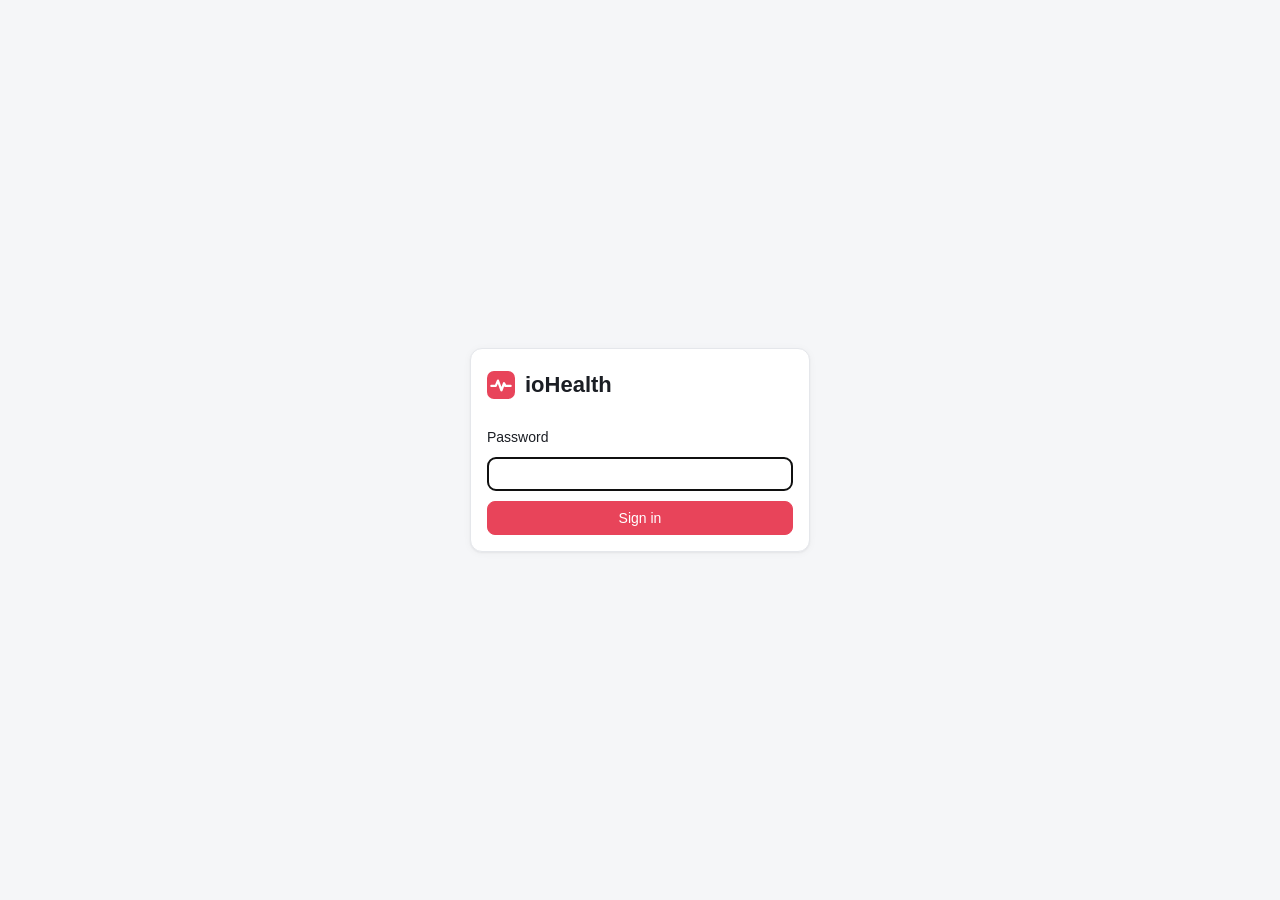
<file: HealthSync/receiver/web/login.html>
<!doctype html>
<html lang="en">
<head>
<meta charset="utf-8">
<meta name="viewport" content="width=device-width, initial-scale=1">
<title>ioHealth · Sign in</title>
<link rel="icon" href="favicon.svg" type="image/svg+xml">
<link rel="stylesheet" href="app.css">
</head>
<body class="login">
<form method="post" action="login" class="card login-card">
  <h1><img src="favicon.svg" alt="" width="28" height="28"> ioHealth</h1>
  <label for="pw">Password</label>
  <input id="pw" name="password" type="password" autocomplete="current-password" autofocus required>
  <p id="failed" class="error" hidden>Wrong password.</p>
  <button type="submit">Sign in</button>
</form>
<script>
  if (location.search.includes('failed')) document.getElementById('failed').hidden = false;
</script>
</body>
</html>
</file>
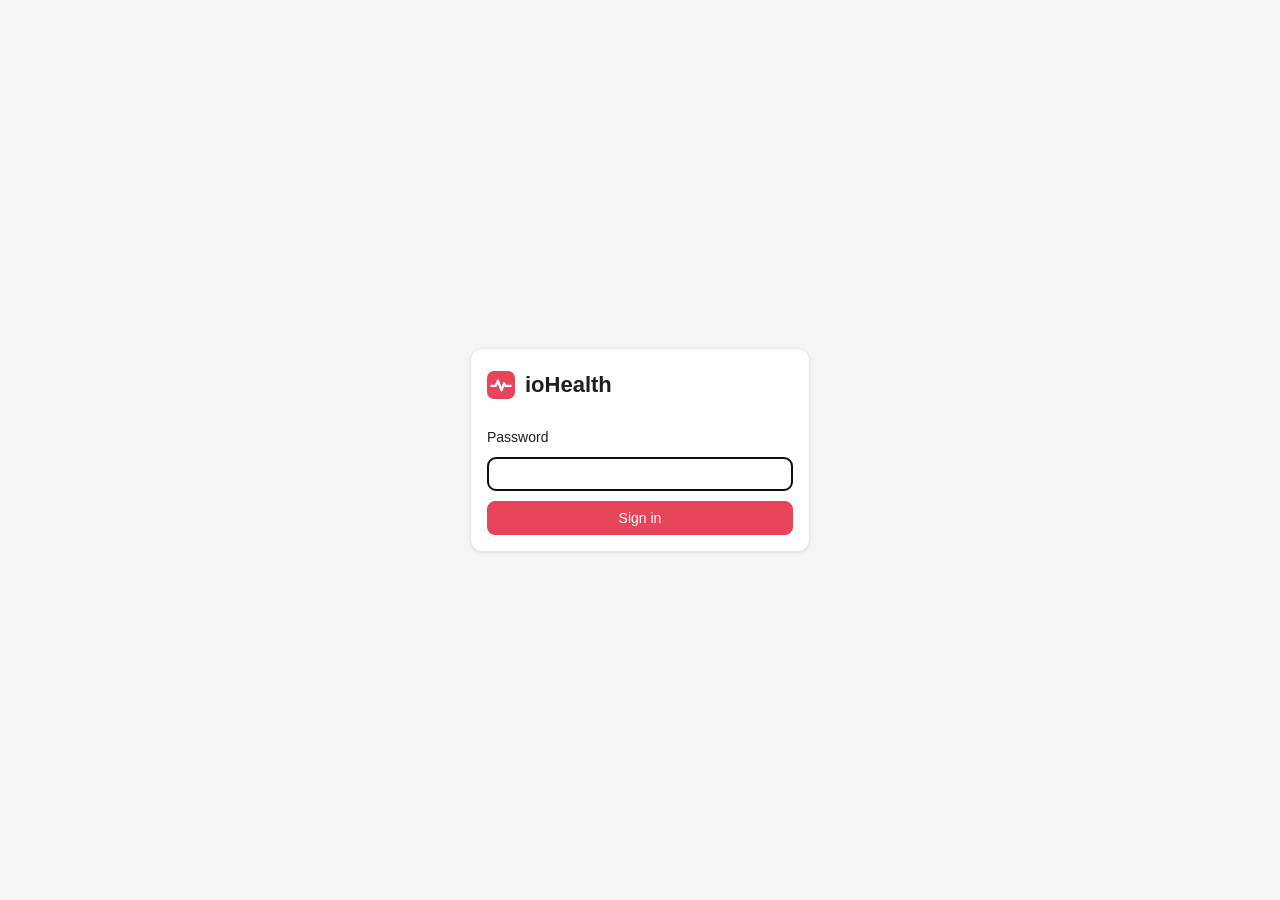
<file: ioHealth/receiver/web/login.html>
<!doctype html>
<html lang="en">
<head>
<meta charset="utf-8">
<meta name="viewport" content="width=device-width, initial-scale=1">
<title>ioHealth · Sign in</title>
<link rel="icon" href="favicon.svg" type="image/svg+xml">
<meta name="theme-color" content="#e8445a">
<meta name="apple-mobile-web-app-capable" content="yes">
<meta name="mobile-web-app-capable" content="yes">
<meta name="apple-mobile-web-app-title" content="ioHealth">
<meta name="apple-mobile-web-app-status-bar-style" content="default">
<link rel="manifest" href="manifest.webmanifest">
<link rel="apple-touch-icon" href="apple-touch-icon.png">
<link rel="stylesheet" href="app.css">
</head>
<body class="login">
<form method="post" action="login" class="card login-card">
  <h1><img src="favicon.svg" alt="" width="28" height="28"> ioHealth</h1>
  <label for="pw">Password</label>
  <input id="pw" name="password" type="password" autocomplete="current-password" autofocus required>
  <p id="failed" class="error" hidden>Wrong password.</p>
  <button type="submit">Sign in</button>
</form>
<script>
  if (location.search.includes('failed')) document.getElementById('failed').hidden = false;
</script>
</body>
</html>
</file>
<file: HealthSync/receiver/web/app.css>
:root {
  --bg: #f5f6f8;
  --card: #ffffff;
  --text: #1b1e24;
  --muted: #6b7280;
  --line: #e5e7eb;
  --accent: #e8445a;
  --link: #2563eb;
  --move: #fa114f;
  --exercise: #92e82a;
  --stand: #1eeaef;
  --good: #16a34a;
  --bad: #dc2626;
  --shadow: 0 1px 2px rgba(0, 0, 0, .05), 0 1px 8px rgba(0, 0, 0, .04);
  color-scheme: light;
}
@media (prefers-color-scheme: dark) {
  :root:not([data-theme="light"]) {
    --bg: #0f1115; --card: #181b21; --text: #e7e9ee; --muted: #9aa1ad; --line: #2a2f38; --link: #6ea8ff;
    --shadow: none; color-scheme: dark;
  }
}
:root[data-theme="dark"] {
  --bg: #0f1115; --card: #181b21; --text: #e7e9ee; --muted: #9aa1ad; --line: #2a2f38; --link: #6ea8ff;
  --shadow: none; color-scheme: dark;
}

* { box-sizing: border-box; }
[hidden] { display: none !important; }
html, body { margin: 0; }
body {
  background: var(--bg); color: var(--text);
  font: 14px/1.45 -apple-system, BlinkMacSystemFont, "Segoe UI", Roboto, Helvetica, Arial, sans-serif;
}
a { color: var(--link); text-decoration: none; }
a:hover { text-decoration: underline; }
h1 { font-size: 22px; margin: 4px 0 16px; }
h2 { font-size: 16px; margin: 0 0 12px; }
h3 { font-size: 14px; margin: 0 0 8px; color: var(--muted); font-weight: 600; }
.muted { color: var(--muted); }
.small { font-size: 12px; }
.error { color: var(--bad); }
.num { font-variant-numeric: tabular-nums; }

header.top {
  position: sticky; top: 0; z-index: 1000; display: flex; align-items: center; gap: 18px; flex-wrap: wrap;
  padding: 10px 20px; background: var(--card); border-bottom: 1px solid var(--line);
}
.brand { display: flex; align-items: center; gap: 8px; font-weight: 700; color: var(--text); font-size: 16px; }
.brand:hover { text-decoration: none; }
nav { display: flex; gap: 4px; flex-wrap: wrap; flex: 1; }
nav a { padding: 6px 10px; border-radius: 8px; color: var(--muted); font-weight: 500; }
nav a:hover { background: var(--bg); text-decoration: none; color: var(--text); }
nav a.active { background: var(--bg); color: var(--text); }

main { padding: 20px; max-width: 1400px; margin: 0 auto; }
.grid { display: grid; gap: 16px; }
.cols-2 { grid-template-columns: repeat(auto-fit, minmax(420px, 1fr)); }
.cols-3 { grid-template-columns: repeat(auto-fit, minmax(300px, 1fr)); }
.kpis { grid-template-columns: repeat(auto-fill, minmax(210px, 1fr)); }
.card { background: var(--card); border: 1px solid var(--line); border-radius: 12px; padding: 16px; box-shadow: var(--shadow); min-width: 0; }
.card + .card, .grid + .card, .card + .grid, .grid + .grid { margin-top: 16px; }
.grid > .card { margin-top: 0; }
.row { display: flex; gap: 12px; align-items: center; flex-wrap: wrap; }
.spread { justify-content: space-between; }
.toolbar { display: flex; gap: 8px; align-items: center; flex-wrap: wrap; margin-bottom: 16px; }

button, select, input {
  font: inherit; color: var(--text); background: var(--card); border: 1px solid var(--line); border-radius: 8px; padding: 6px 10px;
}
button { cursor: pointer; }
button:hover { border-color: var(--muted); }
button.primary, .login-card button { background: var(--accent); border-color: var(--accent); color: #fff; }
.seg { display: inline-flex; border: 1px solid var(--line); border-radius: 8px; overflow: hidden; }
.seg button { border: 0; border-radius: 0; border-right: 1px solid var(--line); }
.seg button:last-child { border-right: 0; }
.zoombar { margin: 0; }
.zoombar .seg button { min-width: 34px; font-weight: 600; }
.zoombar .hint { flex-basis: 100%; }
.seg button.on { background: var(--text); color: var(--card); }

.kpi { cursor: pointer; display: flex; flex-direction: column; gap: 2px; }
.kpi:hover { border-color: var(--muted); }
.kpi .label { color: var(--muted); font-size: 12px; font-weight: 600; text-transform: uppercase; letter-spacing: .03em; }
.kpi .value { font-size: 26px; font-weight: 700; font-variant-numeric: tabular-nums; }
.kpi .value small { font-size: 13px; color: var(--muted); font-weight: 500; margin-left: 3px; }
.kpi .sub { font-size: 12px; color: var(--muted); }
.kpi svg { margin-top: 6px; }
.up { color: var(--good); } .down { color: var(--bad); } .flat { color: var(--muted); }

table { width: 100%; border-collapse: collapse; }
th, td { text-align: left; padding: 7px 8px; border-bottom: 1px solid var(--line); white-space: nowrap; }
th { color: var(--muted); font-weight: 600; font-size: 12px; }
td.r, th.r { text-align: right; }
tr.click { cursor: pointer; }
tr.click:hover td { background: var(--bg); }
.scroll { overflow-x: auto; }

.chart { width: 100%; min-height: 60px; }
.chart + .chart { margin-top: 8px; }
.uplot { font-family: inherit; }
.u-legend { font-size: 12px; }
.u-legend .u-marker { border-radius: 2px; }
.uplot .u-axis { color: var(--muted); }

.map { height: 460px; border-radius: 10px; overflow: hidden; z-index: 0; }
.map.tall { height: calc(100vh - 210px); min-height: 420px; }
.leaflet-container { background: var(--bg); font: inherit; }

.type-picker { display: flex; flex-wrap: wrap; gap: 6px; max-height: 200px; overflow: auto; padding: 2px; }
.chip { display: inline-flex; align-items: center; gap: 6px; padding: 4px 10px; border-radius: 999px; border: 1px solid var(--line); cursor: pointer; user-select: none; font-size: 13px; background: var(--card); }
.chip.on { border-color: currentColor; font-weight: 600; }
.chip .dot { width: 9px; height: 9px; border-radius: 50%; display: inline-block; }
.chip .x { color: var(--muted); margin-left: 2px; }

.stats { display: grid; grid-template-columns: repeat(auto-fill, minmax(130px, 1fr)); gap: 12px; }
.stat .k { color: var(--muted); font-size: 12px; }
.stat .v { font-size: 20px; font-weight: 700; font-variant-numeric: tabular-nums; }
.stat .v small { font-size: 12px; color: var(--muted); font-weight: 500; margin-left: 2px; }

.bar { height: 8px; border-radius: 4px; background: var(--accent); }
.bar-bg { background: var(--line); border-radius: 4px; overflow: hidden; }
.zone-row { display: grid; grid-template-columns: 90px 1fr 70px; gap: 10px; align-items: center; margin: 6px 0; font-size: 13px; }

.rings-row { display: flex; gap: 12px; flex-wrap: wrap; align-items: flex-end; }
.ring-day { text-align: center; font-size: 11px; color: var(--muted); }
.legend { display: flex; gap: 14px; flex-wrap: wrap; font-size: 12px; color: var(--muted); margin-top: 8px; }
.legend i { display: inline-block; width: 10px; height: 10px; border-radius: 2px; margin-right: 5px; vertical-align: -1px; }

.calendar { overflow-x: auto; }
.calendar svg rect { rx: 2; }
.tip { position: fixed; pointer-events: none; background: var(--text); color: var(--card); padding: 4px 8px; border-radius: 6px; font-size: 12px; z-index: 2000; white-space: nowrap; }

.empty { padding: 30px; text-align: center; color: var(--muted); }
.badge { display: inline-block; font-size: 11px; padding: 1px 7px; border-radius: 999px; background: var(--bg); border: 1px solid var(--line); color: var(--muted); }
.record { display: flex; justify-content: space-between; gap: 10px; padding: 8px 0; border-bottom: 1px solid var(--line); }
.record:last-child { border-bottom: 0; }
.record .rv { white-space: nowrap; font-weight: 700; font-variant-numeric: tabular-nums; text-align: right; }

body.login { display: grid; place-items: center; min-height: 100vh; }
.login-card { width: min(340px, calc(100vw - 32px)); display: flex; flex-direction: column; gap: 10px; }
.login-card h1 { display: flex; gap: 10px; align-items: center; }

@media (max-width: 640px) {
  main { padding: 12px 16px; }
  header.top { padding: 8px 16px; gap: 8px; }
  .cols-2, .cols-3 { grid-template-columns: 1fr; }
  .map { height: 340px; }
  .kpis { grid-template-columns: repeat(2, minmax(0, 1fr)); gap: 10px; }
  .kpi .value { font-size: 22px; }
}
</file>
<file: ioHealth/receiver/web/app.css>
:root {
  --bg: #f5f6f8;
  --card: #ffffff;
  --text: #1b1e24;
  --muted: #6b7280;
  --line: #e5e7eb;
  --accent: #e8445a;
  --link: #2563eb;
  --move: #fa114f;
  --exercise: #92e82a;
  --stand: #1eeaef;
  --good: #16a34a;
  --bad: #dc2626;
  --shadow: 0 1px 2px rgba(0, 0, 0, .05), 0 1px 8px rgba(0, 0, 0, .04);
  color-scheme: light;
}
@media (prefers-color-scheme: dark) {
  :root:not([data-theme="light"]) {
    --bg: #0f1115; --card: #181b21; --text: #e7e9ee; --muted: #9aa1ad; --line: #2a2f38; --link: #6ea8ff;
    --shadow: none; color-scheme: dark;
  }
}
:root[data-theme="dark"] {
  --bg: #0f1115; --card: #181b21; --text: #e7e9ee; --muted: #9aa1ad; --line: #2a2f38; --link: #6ea8ff;
  --shadow: none; color-scheme: dark;
}

* { box-sizing: border-box; }
[hidden] { display: none !important; }
html, body { margin: 0; }
body {
  background: var(--bg); color: var(--text);
  font: 14px/1.45 -apple-system, BlinkMacSystemFont, "Segoe UI", Roboto, Helvetica, Arial, sans-serif;
}
a { color: var(--link); text-decoration: none; }
a:hover { text-decoration: underline; }
h1 { font-size: 22px; margin: 4px 0 16px; }
h2 { font-size: 16px; margin: 0 0 12px; }
h3 { font-size: 14px; margin: 0 0 8px; color: var(--muted); font-weight: 600; }
.muted { color: var(--muted); }
.small { font-size: 12px; }
.error { color: var(--bad); }
.num { font-variant-numeric: tabular-nums; }

header.top {
  position: sticky; top: 0; z-index: 1000; display: flex; align-items: center; gap: 18px; flex-wrap: wrap;
  padding: 10px 20px; background: var(--card); border-bottom: 1px solid var(--line);
}
.brand { display: flex; align-items: center; gap: 8px; font-weight: 700; color: var(--text); font-size: 16px; }
.brand:hover { text-decoration: none; }
nav { display: flex; gap: 4px; flex-wrap: wrap; flex: 1; }
nav a { padding: 6px 10px; border-radius: 8px; color: var(--muted); font-weight: 500; }
nav a:hover { background: var(--bg); text-decoration: none; color: var(--text); }
nav a.active { background: var(--bg); color: var(--text); }

main { padding: 20px; max-width: 1400px; margin: 0 auto; }
.grid { display: grid; gap: 16px; }
.cols-2 { grid-template-columns: repeat(auto-fit, minmax(420px, 1fr)); }
.cols-3 { grid-template-columns: repeat(auto-fit, minmax(300px, 1fr)); }
.kpis { grid-template-columns: repeat(auto-fill, minmax(210px, 1fr)); }
.card { background: var(--card); border: 1px solid var(--line); border-radius: 12px; padding: 16px; box-shadow: var(--shadow); min-width: 0; }
.card + .card, .grid + .card, .card + .grid, .grid + .grid { margin-top: 16px; }
.grid > .card { margin-top: 0; }
.row { display: flex; gap: 12px; align-items: center; flex-wrap: wrap; }
.spread { justify-content: space-between; }
.toolbar { display: flex; gap: 8px; align-items: center; flex-wrap: wrap; margin-bottom: 16px; }

button, select, input {
  font: inherit; color: var(--text); background: var(--card); border: 1px solid var(--line); border-radius: 8px; padding: 6px 10px;
}
button { cursor: pointer; }
button:hover { border-color: var(--muted); }
button.primary, .login-card button { background: var(--accent); border-color: var(--accent); color: #fff; }
.seg { display: inline-flex; border: 1px solid var(--line); border-radius: 8px; overflow: hidden; }
.seg button { border: 0; border-radius: 0; border-right: 1px solid var(--line); }
.seg button:last-child { border-right: 0; }
.zoombar { margin: 0; }
.zoombar .seg button { min-width: 34px; font-weight: 600; }
.zoombar .hint { flex-basis: 100%; }
.seg button.on { background: var(--text); color: var(--card); }

.kpi { cursor: pointer; display: flex; flex-direction: column; gap: 2px; }
.kpi:hover { border-color: var(--muted); }
.kpi .label { color: var(--muted); font-size: 12px; font-weight: 600; text-transform: uppercase; letter-spacing: .03em; }
.kpi .value { font-size: 26px; font-weight: 700; font-variant-numeric: tabular-nums; }
.kpi .value small { font-size: 13px; color: var(--muted); font-weight: 500; margin-left: 3px; }
.kpi .sub { font-size: 12px; color: var(--muted); }
.kpi svg { margin-top: 6px; }
.up { color: var(--good); } .down { color: var(--bad); } .flat { color: var(--muted); }

table { width: 100%; border-collapse: collapse; }
th, td { text-align: left; padding: 7px 8px; border-bottom: 1px solid var(--line); white-space: nowrap; }
th { color: var(--muted); font-weight: 600; font-size: 12px; }
td.r, th.r { text-align: right; }
tr.click { cursor: pointer; }
tr.click:hover td { background: var(--bg); }
.scroll { overflow-x: auto; }

.chart { width: 100%; min-height: 60px; }
.chart + .chart { margin-top: 8px; }
.uplot { font-family: inherit; }
.u-legend { font-size: 12px; }
.u-legend .u-marker { border-radius: 2px; }
.uplot .u-axis { color: var(--muted); }

.map { height: 460px; border-radius: 10px; overflow: hidden; z-index: 0; }
.map.tall { height: calc(100vh - 210px); min-height: 420px; }
.leaflet-container { background: var(--bg); font: inherit; }

.type-picker { display: flex; flex-wrap: wrap; gap: 6px; max-height: 200px; overflow: auto; padding: 2px; }
.chip { display: inline-flex; align-items: center; gap: 6px; padding: 4px 10px; border-radius: 999px; border: 1px solid var(--line); cursor: pointer; user-select: none; font-size: 13px; background: var(--card); }
.chip.on { border-color: currentColor; font-weight: 600; }
.chip .dot { width: 9px; height: 9px; border-radius: 50%; display: inline-block; }
.chip .x { color: var(--muted); margin-left: 2px; }

.stats { display: grid; grid-template-columns: repeat(auto-fill, minmax(130px, 1fr)); gap: 12px; }
.stat .k { color: var(--muted); font-size: 12px; }
.stat .v { font-size: 20px; font-weight: 700; font-variant-numeric: tabular-nums; }
.stat .v small { font-size: 12px; color: var(--muted); font-weight: 500; margin-left: 2px; }

.bar { height: 8px; border-radius: 4px; background: var(--accent); }
.bar-bg { background: var(--line); border-radius: 4px; overflow: hidden; }
.zone-row { display: grid; grid-template-columns: 90px 1fr 70px; gap: 10px; align-items: center; margin: 6px 0; font-size: 13px; }

.rings-row { display: flex; gap: 12px; flex-wrap: wrap; align-items: flex-end; }
.ring-day { text-align: center; font-size: 11px; color: var(--muted); }
.legend { display: flex; gap: 14px; flex-wrap: wrap; font-size: 12px; color: var(--muted); margin-top: 8px; }
.legend i { display: inline-block; width: 10px; height: 10px; border-radius: 2px; margin-right: 5px; vertical-align: -1px; }

.calendar { overflow-x: auto; }
.calendar svg rect { rx: 2; }
.tip { position: fixed; pointer-events: none; background: var(--text); color: var(--card); padding: 4px 8px; border-radius: 6px; font-size: 12px; z-index: 2000; white-space: nowrap; }

.empty { padding: 30px; text-align: center; color: var(--muted); }
.badge { display: inline-block; font-size: 11px; padding: 1px 7px; border-radius: 999px; background: var(--bg); border: 1px solid var(--line); color: var(--muted); }
.record { display: flex; justify-content: space-between; gap: 10px; padding: 8px 0; border-bottom: 1px solid var(--line); }
.record:last-child { border-bottom: 0; }
.record .rv { white-space: nowrap; font-weight: 700; font-variant-numeric: tabular-nums; text-align: right; }

body.login { display: grid; place-items: center; min-height: 100vh; }
.login-card { width: min(340px, calc(100vw - 32px)); display: flex; flex-direction: column; gap: 10px; }
.login-card h1 { display: flex; gap: 10px; align-items: center; }

.small-btn { padding: 3px 9px; font-size: 12px; }
#print-head { display: none; }
.goal-row { display: flex; gap: 8px; align-items: center; flex-wrap: wrap; margin: 6px 0; }
.alerts { display: flex; flex-direction: column; gap: 6px; }
.alert { display: flex; gap: 10px; align-items: baseline; padding: 8px 12px; border-radius: 8px; background: var(--bg); border-left: 4px solid var(--muted); }
.alert.warn { border-left-color: #f59e0b; } .alert.bad { border-left-color: var(--bad); } .alert.good { border-left-color: var(--good); }
.alert a { margin-left: auto; white-space: nowrap; }
.daynav { display: flex; gap: 8px; align-items: center; flex-wrap: wrap; }
.scatter { width: 100%; max-width: 860px; height: auto; display: block; margin: 0 auto; }
.scatter circle:hover { stroke: var(--text); stroke-width: 2; }
.corr-bar { display: inline-block; height: 8px; border-radius: 4px; vertical-align: middle; }

/* Opened from the home screen: keep the header clear of the notch and status bar. */
@media (display-mode: standalone) {
  header.top { padding-top: max(10px, env(safe-area-inset-top)); }
}

/* PDF export (print): no menus or buttons, light colours, cards kept whole, charts scaled to the paper. */
@page { margin: 12mm; }
@media print {
  :root, :root[data-theme="dark"] { --bg: #fff; --card: #fff; --text: #1b1e24; --muted: #6b7280; --line: #e5e7eb; --link: #2563eb; --shadow: none; color-scheme: light; }
  header.top, .toolbar, .zoombar, .noprint, button, .type-picker, .hint, .leaflet-control-container { display: none !important; }
  .card:not(:has(> :not(.toolbar):not(.zoombar):not(.type-picker):not(datalist))) { display: none !important; }
  #print-head { display: block; font-size: 12px; color: #444; margin: 0 0 8px; }
  body { background: #fff; }
  main { max-width: none; padding: 0; }
  .card { break-inside: avoid; box-shadow: none; border-color: #ddd; }
  .grid { display: block; }
  .grid > .card, .kpis > .card { margin-top: 10px; }
  .kpis { display: grid; grid-template-columns: repeat(4, 1fr); gap: 8px; }
  .uplot { width: 100% !important; }
  .uplot canvas, .u-wrap { max-width: 100% !important; height: auto !important; }
  .u-wrap { width: 100% !important; }
  .u-over, .u-under, .u-cursor-x, .u-cursor-y, .u-select { display: none !important; }
  .map { height: 360px; break-inside: avoid; }
  a { color: inherit; }
}

@media (max-width: 640px) {
  main { padding: 12px 16px; }
  header.top { padding: 8px 16px; gap: 6px 10px; }
  nav { order: 3; flex: 1 0 100%; flex-wrap: nowrap; overflow-x: auto; scrollbar-width: none; margin: 0 -16px; padding: 0 12px; }
  nav::-webkit-scrollbar { display: none; }
  nav a { white-space: nowrap; padding: 5px 8px; }
  #sync-status { flex: 1; text-align: right; }
  .cols-2, .cols-3 { grid-template-columns: 1fr; }
  .map { height: 340px; }
  .kpis { grid-template-columns: repeat(2, minmax(0, 1fr)); gap: 10px; }
  .kpi .value { font-size: 22px; }
}
</file>
